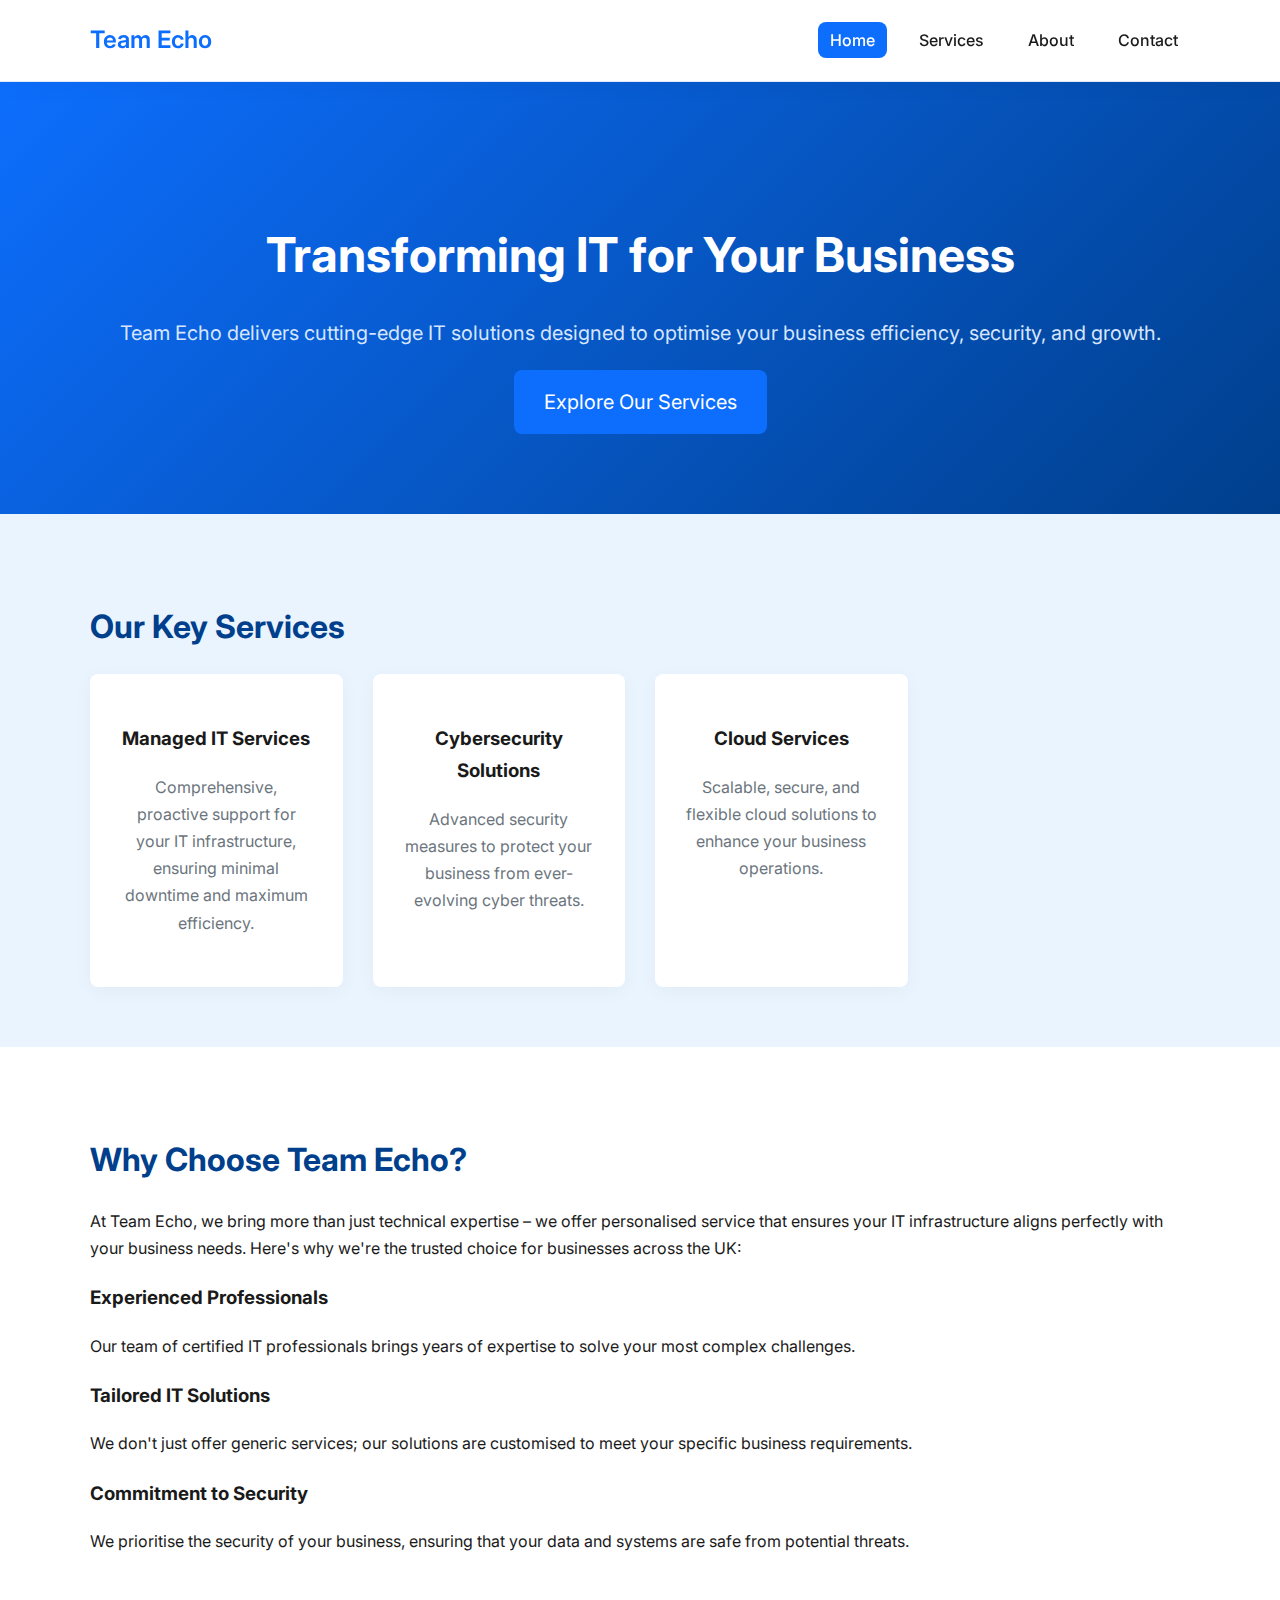
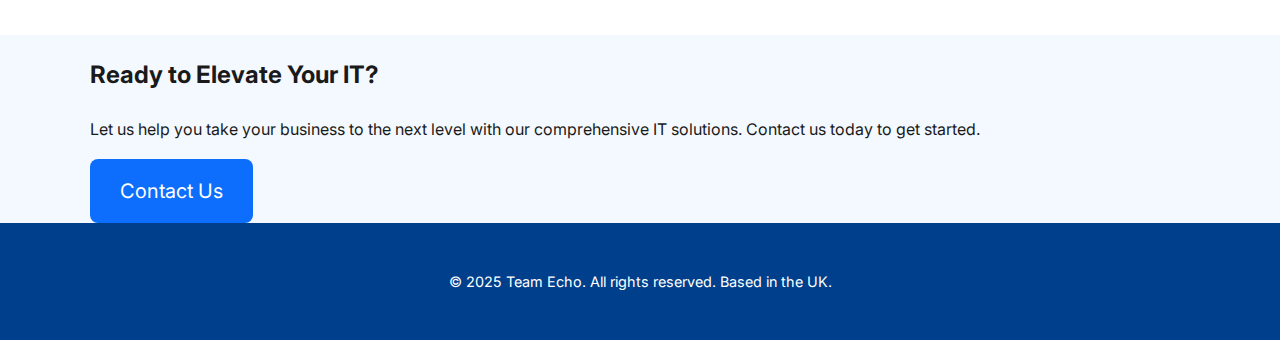
<file: app/index.html>
<!DOCTYPE html>
<html lang="en">
<head>
    <meta charset="UTF-8">
    <meta name="viewport" content="width=device-width, initial-scale=1.0">
    <title>Team Echo - Your UK IT Professionals</title>
    <link href="https://fonts.googleapis.com/css2?family=Inter:wght@400;500;600&display=swap" rel="stylesheet">
    <link rel="stylesheet" href="css/style.css">
</head>
<body>
    <header class="site-header">
        <div class="container nav-container">
            <div class="logo">Team Echo</div>
            <nav>
                <ul class="nav-links">
                    <li><a class="active" href="index.html">Home</a></li>
                    <li><a href="services.html">Services</a></li>
                    <li><a href="about.html">About</a></li>
                    <li><a href="contact.html">Contact</a></li>
                </ul>
            </nav>
        </div>
    </header>

    <!-- Hero Section -->
    <section class="hero">
        <div class="container hero-content">
            <h1>Transforming IT for Your Business</h1>
            <p class="lead">Team Echo delivers cutting-edge IT solutions designed to optimise your business efficiency, security, and growth.</p>
            <a href="#featured" class="button large">Explore Our Services</a>
        </div>
    </section>

    <!-- Featured Services -->
    <section class="section section-alt" id="featured">
        <div class="container">
            <h2 class="section-title">Our Key Services</h2>
            <div class="services-grid">
                <div class="service-card">
                    <h3>Managed IT Services</h3>
                    <p>Comprehensive, proactive support for your IT infrastructure, ensuring minimal downtime and maximum efficiency.</p>
                </div>
                <div class="service-card">
                    <h3>Cybersecurity Solutions</h3>
                    <p>Advanced security measures to protect your business from ever-evolving cyber threats.</p>
                </div>
                <div class="service-card">
                    <h3>Cloud Services</h3>
                    <p>Scalable, secure, and flexible cloud solutions to enhance your business operations.</p>
                </div>
            </div>
        </div>
    </section>

    <!-- Why Choose Us -->
    <section class="section">
        <div class="container">
            <h2 class="section-title">Why Choose Team Echo?</h2>
            <p>At Team Echo, we bring more than just technical expertise – we offer personalised service that ensures your IT infrastructure aligns perfectly with your business needs. Here's why we're the trusted choice for businesses across the UK:</p>
            <div class="reasons">
                <div class="reason-item">
                    <h3>Experienced Professionals</h3>
                    <p>Our team of certified IT professionals brings years of expertise to solve your most complex challenges.</p>
                </div>
                <div class="reason-item">
                    <h3>Tailored IT Solutions</h3>
                    <p>We don't just offer generic services; our solutions are customised to meet your specific business requirements.</p>
                </div>
                <div class="reason-item">
                    <h3>Commitment to Security</h3>
                    <p>We prioritise the security of your business, ensuring that your data and systems are safe from potential threats.</p>
                </div>
            </div>
        </div>
    </section>

    <!-- Call to Action -->
    <section class="cta">
        <div class="container">
            <h2>Ready to Elevate Your IT?</h2>
            <p>Let us help you take your business to the next level with our comprehensive IT solutions. Contact us today to get started.</p>
            <a href="contact.html" class="button large">Contact Us</a>
        </div>
    </section>

    <!-- Footer -->
    <footer class="site-footer">
        <div class="container">
            <p>&copy; 2025 Team Echo. All rights reserved. Based in the UK.</p>
        </div>
    </footer>

    <script>
        document.addEventListener('DOMContentLoaded', function() {
            const exploreButton = document.querySelector('.button.large');
            if (exploreButton) {
                exploreButton.addEventListener('click', function(event) {
                    event.preventDefault();
                    const targetId = this.getAttribute('href');
                    const targetElement = document.querySelector(targetId);
                    if (targetElement) {
                        targetElement.scrollIntoView({ behavior: 'smooth' });
                    }
                });
            }
        });
    </script>
</body>
</html>
</file>
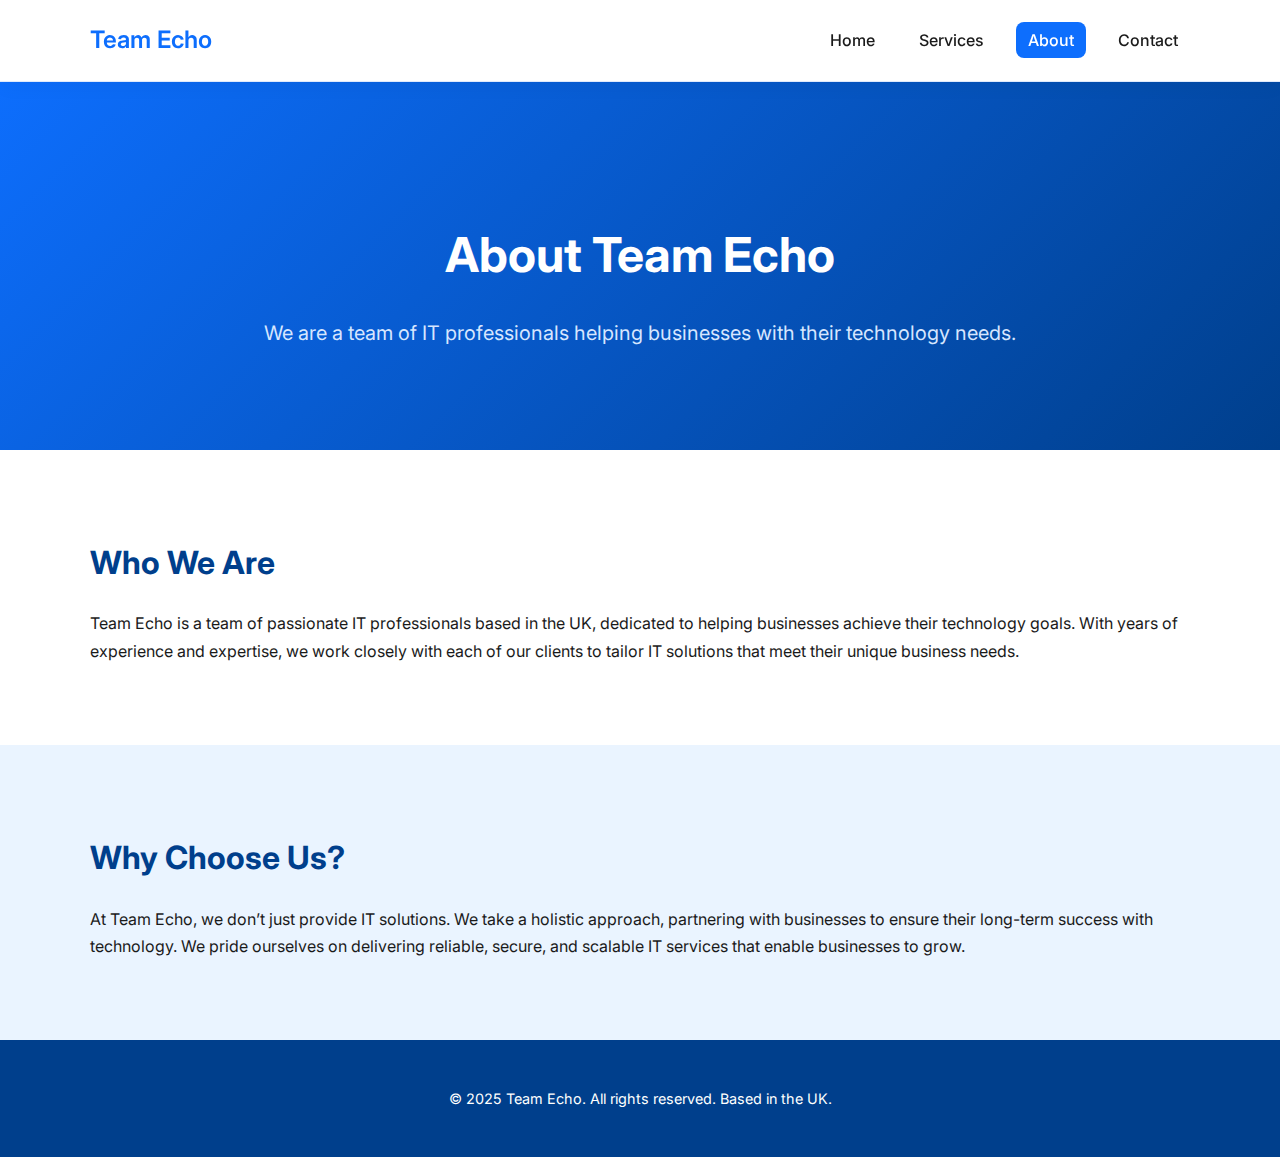
<file: app/about.html>
<!DOCTYPE html>
<html lang="en">
<head>
    <meta charset="UTF-8">
    <meta name="viewport" content="width=device-width, initial-scale=1.0">
    <title>About Us - Team Echo</title>
    <link href="https://fonts.googleapis.com/css2?family=Inter:wght@400;500;600&display=swap" rel="stylesheet">
    <link rel="stylesheet" href="css/style.css">
</head>
<body>
    <header class="site-header">
        <div class="container nav-container">
            <div class="logo">Team Echo</div>
            <nav>
                <ul class="nav-links">
                    <li><a href="index.html">Home</a></li>
                    <li><a href="services.html">Services</a></li>
                    <li><a class="active" href="about.html">About</a></li>
                    <li><a href="contact.html">Contact</a></li>
                </ul>
            </nav>
        </div>
    </header>

    <!-- About Us Section -->
    <section class="hero about-hero">
        <div class="container">
            <h1>About Team Echo</h1>
            <p>We are a team of IT professionals helping businesses with their technology needs.</p>
        </div>
    </section>

    <main class="main-content">
        <section class="section">
            <div class="container">
                <h2 class="section-title">Who We Are</h2>
                <p>Team Echo is a team of passionate IT professionals based in the UK, dedicated to helping businesses achieve their technology goals. With years of experience and expertise, we work closely with each of our clients to tailor IT solutions that meet their unique business needs.</p>
            </div>
        </section>

        <section class="section section-alt">
            <div class="container">
                <h2 class="section-title">Why Choose Us?</h2>
                <p>At Team Echo, we don’t just provide IT solutions. We take a holistic approach, partnering with businesses to ensure their long-term success with technology. We pride ourselves on delivering reliable, secure, and scalable IT services that enable businesses to grow.</p>
            </div>
        </section>
    </main>

    <footer class="site-footer">
        <div class="container">
            <p>&copy; 2025 Team Echo. All rights reserved. Based in the UK.</p>
        </div>
    </footer>
</body>
</html>
</file>
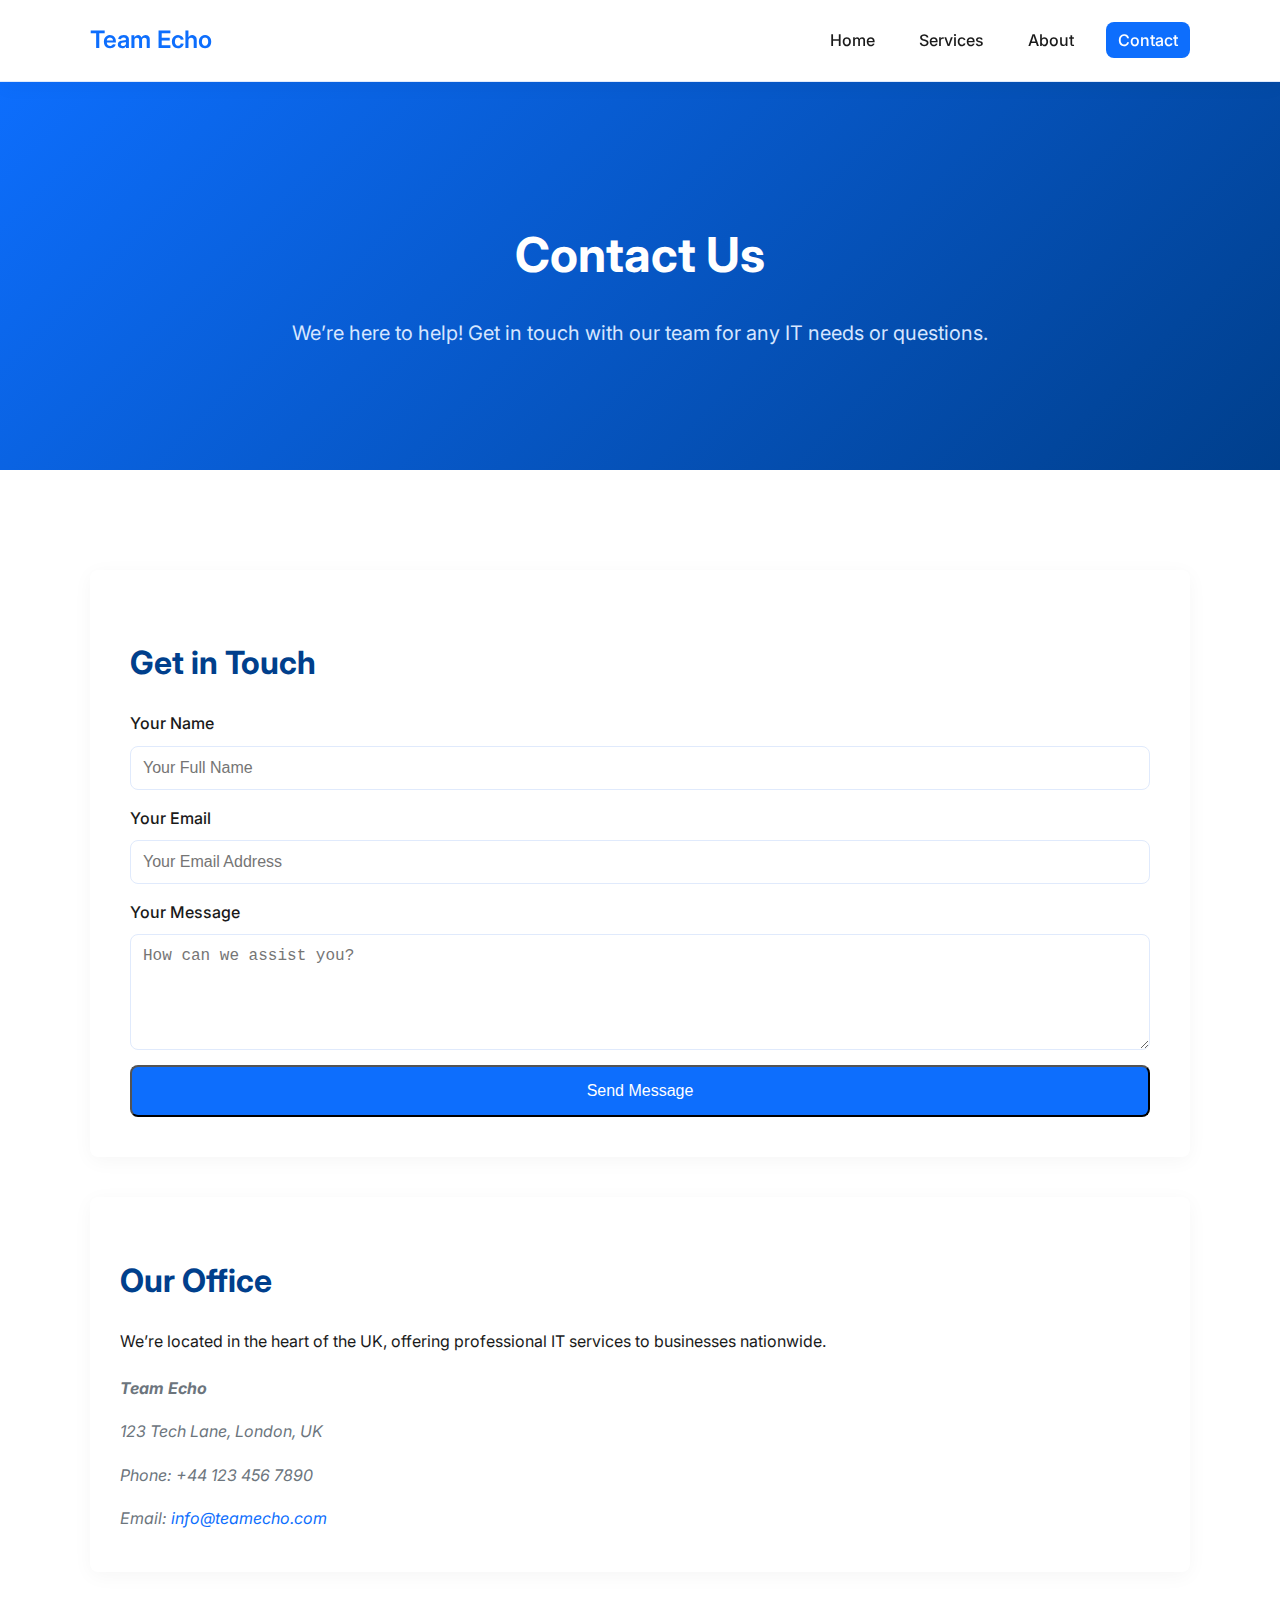
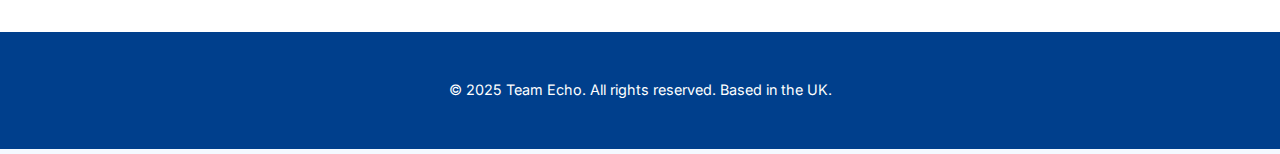
<file: app/contact.html>
<!DOCTYPE html>
<html lang="en">
<head>
    <meta charset="UTF-8">
    <meta name="viewport" content="width=device-width, initial-scale=1.0">
    <title>Contact Us - Team Echo</title>
    <link href="https://fonts.googleapis.com/css2?family=Inter:wght@400;500;600&display=swap" rel="stylesheet">
    <link rel="stylesheet" href="css/style.css">
</head>
<body>
    <header class="site-header">
        <div class="container nav-container">
            <div class="logo">Team Echo</div>
            <nav>
                <ul class="nav-links">
                    <li><a href="index.html">Home</a></li>
                    <li><a href="services.html">Services</a></li>
                    <li><a href="about.html">About</a></li>
                    <li><a class="active" href="contact.html">Contact</a></li>
                </ul>
            </nav>
        </div>
    </header>

    <section class="hero contact-hero">
        <div class="container">
            <h1>Contact Us</h1>
            <p>We’re here to help! Get in touch with our team for any IT needs or questions.</p>
        </div>
    </section>

    <main class="main-content">
        <section class="section">
            <div class="container">
                <div class="contact-form-container">
                    <h2>Get in Touch</h2>
                    <form action="#" method="POST" class="contact-form">
                        <div class="form-group">
                            <label for="name">Your Name</label>
                            <input type="text" id="name" name="name" placeholder="Your Full Name" required />
                        </div>
                        <div class="form-group">
                            <label for="email">Your Email</label>
                            <input type="email" id="email" name="email" placeholder="Your Email Address" required />
                        </div>
                        <div class="form-group">
                            <label for="message">Your Message</label>
                            <textarea id="message" name="message" rows="5" placeholder="How can we assist you?" required></textarea>
                        </div>
                        <button type="submit" class="button">Send Message</button>
                    </form>
                </div>
                <div class="contact-info">
                    <h2>Our Office</h2>
                    <p>We’re located in the heart of the UK, offering professional IT services to businesses nationwide.</p>
                    <address>
                        <p><strong>Team Echo</strong></p>
                        <p>123 Tech Lane, London, UK</p>
                        <p>Phone: +44 123 456 7890</p>
                        <p>Email: <a href="mailto:info@teamecho.com">info@teamecho.com</a></p>
                    </address>
                </div>
            </div>
        </section>
    </main>

    <footer class="site-footer">
        <div class="container">
            <p>&copy; 2025 Team Echo. All rights reserved. Based in the UK.</p>
        </div>
    </footer>
</body>
</html>
</file>
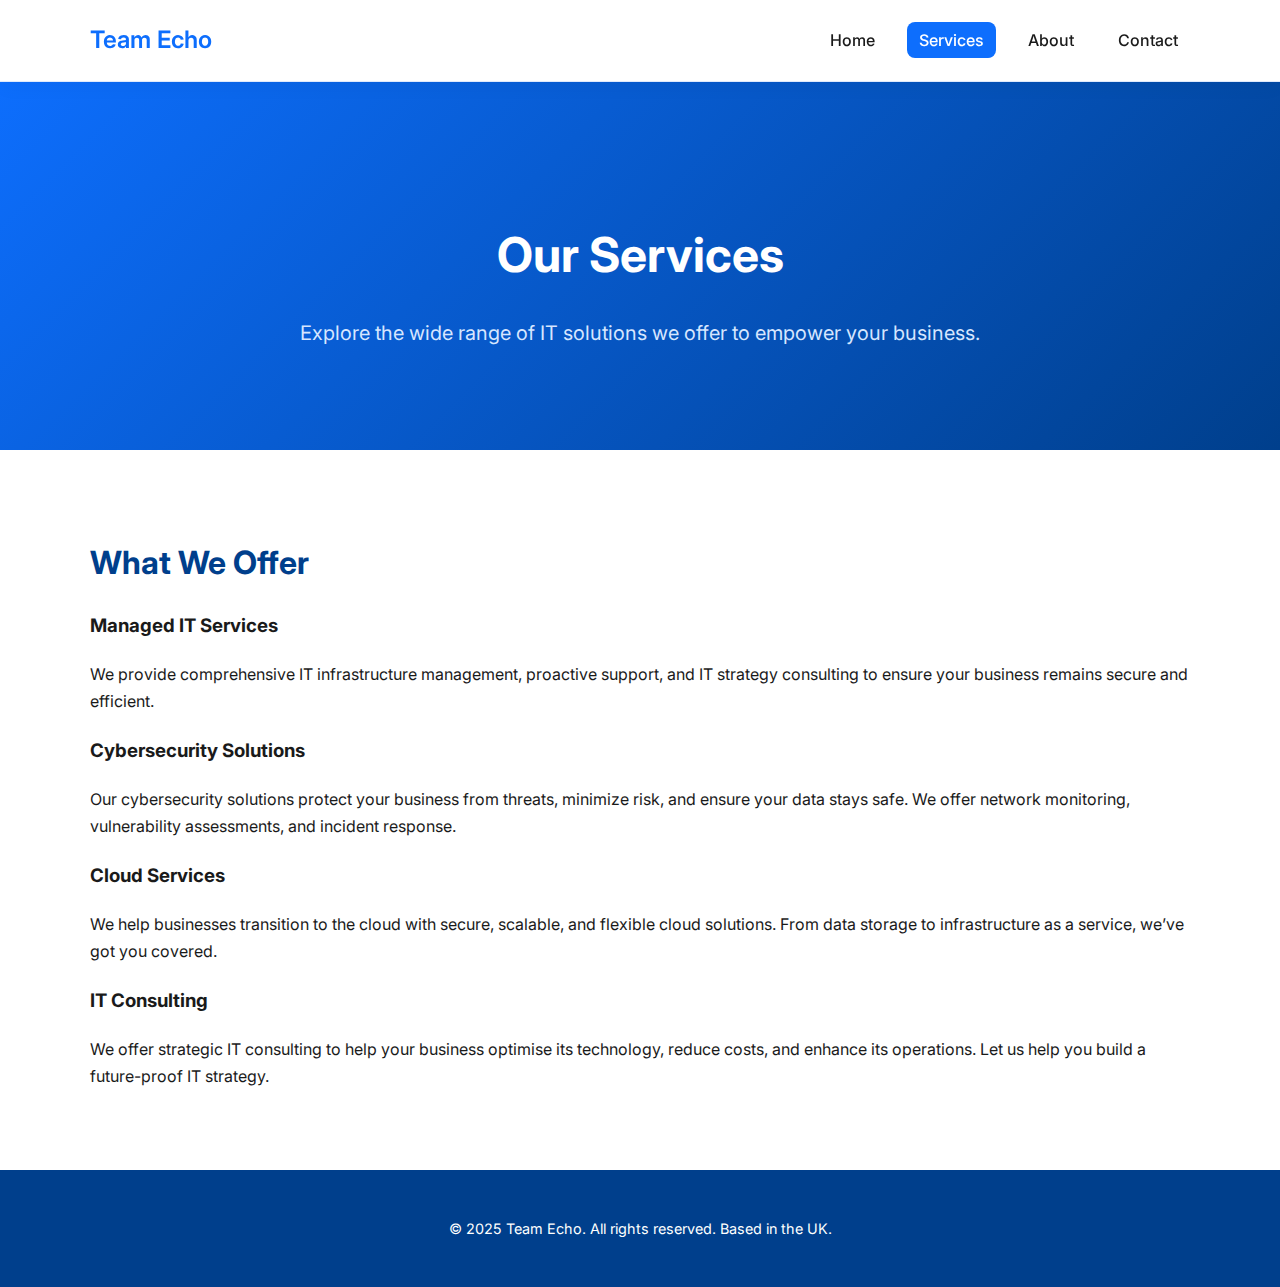
<file: app/services.html>
<!DOCTYPE html>
<html lang="en">
<head>
    <meta charset="UTF-8">
    <meta name="viewport" content="width=device-width, initial-scale=1.0">
    <title>Services - Team Echo</title>
    <link href="https://fonts.googleapis.com/css2?family=Inter:wght@400;500;600&display=swap" rel="stylesheet">
    <link rel="stylesheet" href="css/style.css">
</head>
<body>
    <header class="site-header">
        <div class="container nav-container">
            <div class="logo">Team Echo</div>
            <nav>
                <ul class="nav-links">
                    <li><a href="index.html">Home</a></li>
                    <li><a class="active" href="services.html">Services</a></li>
                    <li><a href="about.html">About</a></li>
                    <li><a href="contact.html">Contact</a></li>
                </ul>
            </nav>
        </div>
    </header>

    <!-- Services Overview -->
    <section class="hero services-hero">
        <div class="container">
            <h1>Our Services</h1>
            <p>Explore the wide range of IT solutions we offer to empower your business.</p>
        </div>
    </section>

    <main class="main-content">
        <section class="section">
            <div class="container">
                <h2 class="section-title">What We Offer</h2>
                <div class="services-list">
                    <div class="service-item">
                        <h3>Managed IT Services</h3>
                        <p>We provide comprehensive IT infrastructure management, proactive support, and IT strategy consulting to ensure your business remains secure and efficient.</p>
                    </div>
                    <div class="service-item">
                        <h3>Cybersecurity Solutions</h3>
                        <p>Our cybersecurity solutions protect your business from threats, minimize risk, and ensure your data stays safe. We offer network monitoring, vulnerability assessments, and incident response.</p>
                    </div>
                    <div class="service-item">
                        <h3>Cloud Services</h3>
                        <p>We help businesses transition to the cloud with secure, scalable, and flexible cloud solutions. From data storage to infrastructure as a service, we’ve got you covered.</p>
                    </div>
                    <div class="service-item">
                        <h3>IT Consulting</h3>
                        <p>We offer strategic IT consulting to help your business optimise its technology, reduce costs, and enhance its operations. Let us help you build a future-proof IT strategy.</p>
                    </div>
                </div>
            </div>
        </section>
    </main>

    <footer class="site-footer">
        <div class="container">
            <p>&copy; 2025 Team Echo. All rights reserved. Based in the UK.</p>
        </div>
    </footer>
</body>
</html>
</file>
<file: app/css/style.css>
:root {
    --primary: #0d6efd;
    --primary-light: #4da3ff;
    --primary-dark: #003f8c;
    --bg-light: #f4f9ff;
    --bg-white: #ffffff;
    --text-dark: #1a1a1a;
    --text-muted: #6c757d;
    --border: #e0eafc;
    --radius: 8px;
    --shadow: 0 4px 20px rgba(0, 0, 0, 0.04);
    --transition: all 0.3s ease;
  }
  
  body {
    font-family: 'Inter', sans-serif;
    margin: 0;
    padding: 0;
    background-color: var(--bg-light);
    color: var(--text-dark);
    line-height: 1.7;
  }
  
  .container {
    width: 90%;
    max-width: 1100px;
    margin: 0 auto;
  }
  
  .container.narrow {
    max-width: 750px;
  }
  
  a {
    color: var(--primary);
    text-decoration: none;
    transition: var(--transition);
  }
  
  a:hover {
    color: var(--primary-dark);
  }
  
  /* Header */
  .site-header {
    background-color: var(--bg-white);
    border-bottom: 1px solid var(--border);
    position: sticky;
    top: 0;
    z-index: 999;
    box-shadow: var(--shadow);
  }
  
  .nav-container {
    display: flex;
    justify-content: space-between;
    align-items: center;
    padding: 20px 0;
  }
  
  .logo {
    font-size: 1.5rem;
    font-weight: 600;
    color: var(--primary);
  }
  
  .nav-links {
    list-style: none;
    display: flex;
    gap: 20px;
    margin: 0;
    padding: 0;
  }
  
  .nav-links a {
    padding: 8px 12px;
    border-radius: var(--radius);
    font-weight: 500;
    color: var(--text-dark);
  }
  
  .nav-links a:hover,
  .nav-links a.active {
    background-color: var(--primary);
    color: #fff;
  }
  
  /* Hero */
  .hero {
    background: linear-gradient(135deg, var(--primary), var(--primary-dark));
    color: white;
    text-align: center;
    padding: 100px 20px 80px;
  }
  
  .hero h1 {
    font-size: 3rem;
    margin-bottom: 15px;
  }
  
  .hero p {
    font-size: 1.25rem;
    color: #d6e6ff;
  }
  
  .services-hero {
    background: linear-gradient(135deg, var(--primary), var(--primary-dark));
    color: white;
    text-align: center;
    padding: 100px 20px 80px;
  }
  
  /* Sections */
  .section {
    padding: 60px 0;
    background-color: var(--bg-white);
  }
  
  .section-alt {
    background-color: #eaf4ff;
  }
  
  .section h2 {
    font-size: 2rem;
    margin-bottom: 20px;
    color: var(--primary-dark);
  }
  
  .section p {
    margin-bottom: 20px;
    color: var(--text-dark);
  }
  
  /* Footer */
  .site-footer {
    background-color: var(--primary-dark);
    color: white;
    text-align: center;
    padding: 2rem 1rem;
    font-size: 0.9rem;
  }
  
  /* Hero for contact page */
  .contact-hero {
    background: linear-gradient(135deg, var(--primary), var(--primary-dark));
    color: white;
    text-align: center;
    padding: 100px 20px;
  }
  
  /* Contact Form */
  .contact-form-container {
    background-color: var(--bg-white);
    padding: 40px;
    border-radius: var(--radius);
    box-shadow: var(--shadow);
    margin-top: 40px;
  }
  
  .contact-form {
    display: flex;
    flex-direction: column;
    gap: 15px;
  }
  
  .contact-form .form-group {
    display: flex;
    flex-direction: column;
  }
  
  .contact-form .form-group label {
    font-weight: 500;
    margin-bottom: 8px;
    color: var(--text-dark);
  }
  
  .contact-form input,
  .contact-form textarea {
    padding: 12px;
    font-size: 1rem;
    border: 1px solid var(--border);
    border-radius: var(--radius);
    transition: border-color 0.3s ease;
  }
  
  .contact-form input:focus,
  .contact-form textarea:focus {
    border-color: var(--primary);
  }
  
  .contact-form button {
    background-color: var(--primary);
    color: white;
    padding: 15px;
    font-size: 1rem;
    border-radius: var(--radius);
    transition: background-color 0.3s ease;
  }
  
  .contact-form button:hover {
    background-color: var(--primary-dark);
  }
  
  /* Contact Info */
  .contact-info {
    background-color: var(--bg-white);
    padding: 30px;
    border-radius: var(--radius);
    box-shadow: var(--shadow);
    margin-top: 40px;
  }
  
  .contact-info address p {
    margin-bottom: 10px;
    color: var(--text-muted);
  }
  
  /* Featured Services Section */
  .featured-services {
    background-color: var(--bg-white);
    padding: 60px 20px;
  }
  
  .featured-services h3 {
    font-size: 2.5rem;
    margin-bottom: 40px;
    color: var(--primary-dark);
    text-align: center;
  }
  
  .services-grid {
    display: grid;
    grid-template-columns: repeat(auto-fill, minmax(250px, 1fr));
    gap: 30px;
  }
  
  .service-card {
    background-color: var(--bg-white);
    padding: 30px;
    border-radius: var(--radius);
    box-shadow: var(--shadow);
    text-align: center;
  }
  
  .service-card h4 {
    font-size: 1.5rem;
    margin-bottom: 15px;
    color: var(--primary-dark);
  }
  
  .service-card p {
    font-size: 1rem;
    color: var(--text-muted);
  }
  
  /* Button Styling */
  .button {
    background-color: var(--primary);
    color: white;
    padding: 15px 30px;
    font-size: 1.25rem;
    border-radius: var(--radius);
    display: inline-block;
    text-align: center;
    transition: background-color 0.3s ease;
  }
  
  .button:hover {
    background-color: var(--primary-dark);
  }
  
  /* Services Layout */
  .service-category {
    margin-bottom: 50px;
    background-color: #fff;
    padding: 30px;
    border-radius: var(--radius);
    box-shadow: var(--shadow);
    border: 1px solid var(--border);
  }
  
  .service-category h2 {
    font-size: 1.75rem;
    color: var(--primary-dark);
    margin-bottom: 15px;
  }
  
  .service-category ul {
    list-style: disc;
    padding-left: 20px;
    color: var(--text-muted);
    margin: 0;
  }
  
  .service-category ul li {
    margin-bottom: 10px;
    line-height: 1.6;
  }
  
  /* Navbar Styling */
  .navbar {
    background-color: var(--bg-light);
    padding: 20px 0;
  }
  
  .navbar a {
    padding: 10px;
    text-transform: uppercase;
    font-weight: 600;
    color: var(--text-dark);
    border-radius: var(--radius);
  }
  
  .navbar a:hover {
    background-color: var(--primary-light);
    color: #fff;
  }
</file>
